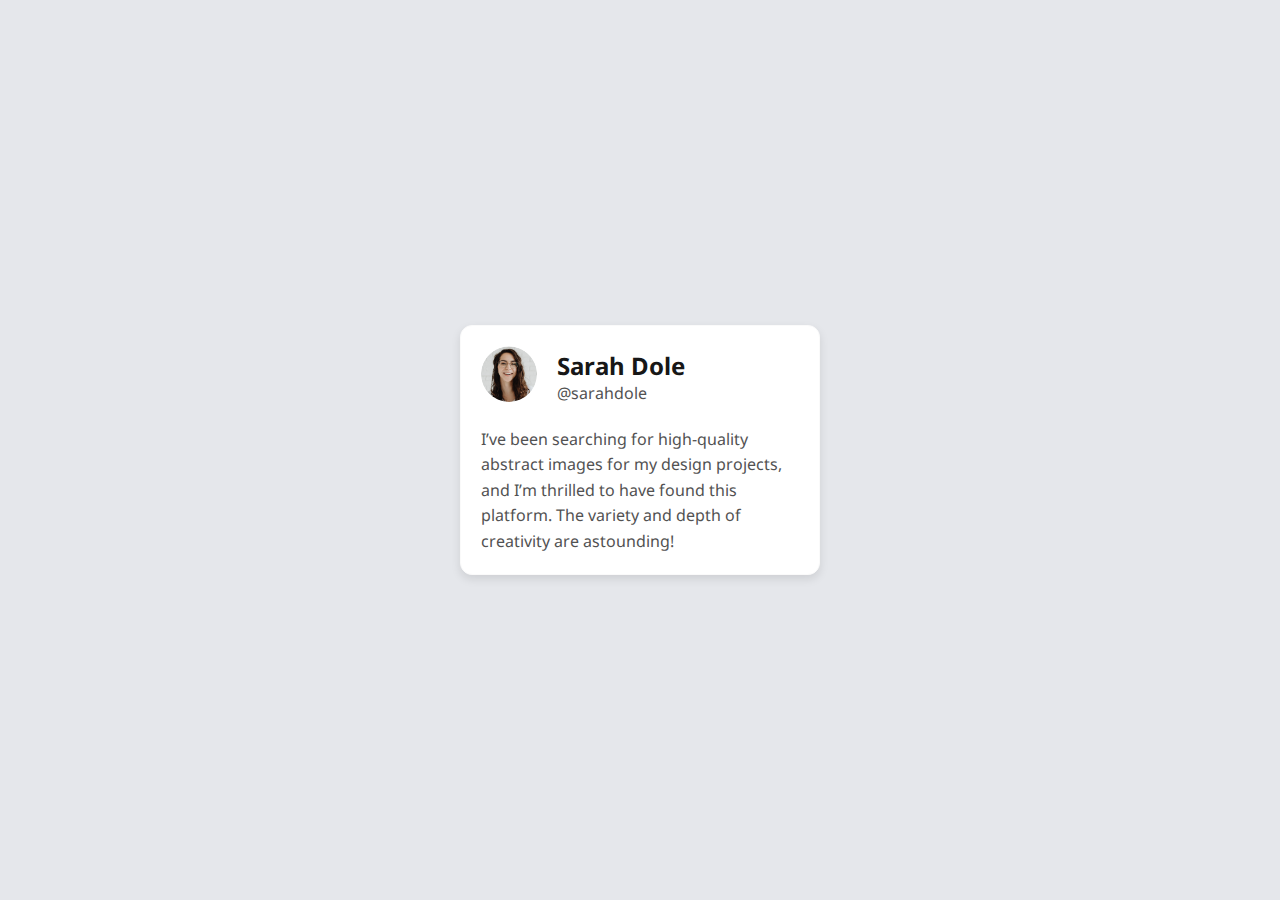
<file: index.html>
<!DOCTYPE html>
<html lang="en">

<head>
  <meta charset="utf-8" />
  <meta name="viewport" content="width=device-width, initial-scale=1" />
  <title>Testimonial Card</title>
  <link href="https://fonts.googleapis.com/css2?family=Noto+Sans:wght@300;400;500;700&display=swap" rel="stylesheet" />
  <link rel="stylesheet" href="css/style.css" />
  <link rel="icon" href="img/favicon.ico" sizes="any" />
</head>

<body>
  <main class="container">
    <article class="profile-card">
      <header class="profile-card__header">
        <div class="profile-card__avatar">
          <img src="./img/profile-thumbnail.png" alt="Avatar of Sarah Dole" aria-label="Sarah Dole avatar" />
        </div>
        <div class="profile-card__user-info">
          <h1 class="profile-card__username">Sarah Dole</h1>
          <p class="profile-card__handle">@sarahdole</p>
        </div>
      </header>
      <section class="profile-card__content">
        <p class="profile-card__text">
          I’ve been searching for high-quality abstract images for my design
          projects, and I’m thrilled to have found this platform. The variety
          and depth of creativity are astounding!
        </p>
      </section>
    </article>
  </main>
</body>

</html>
</file>
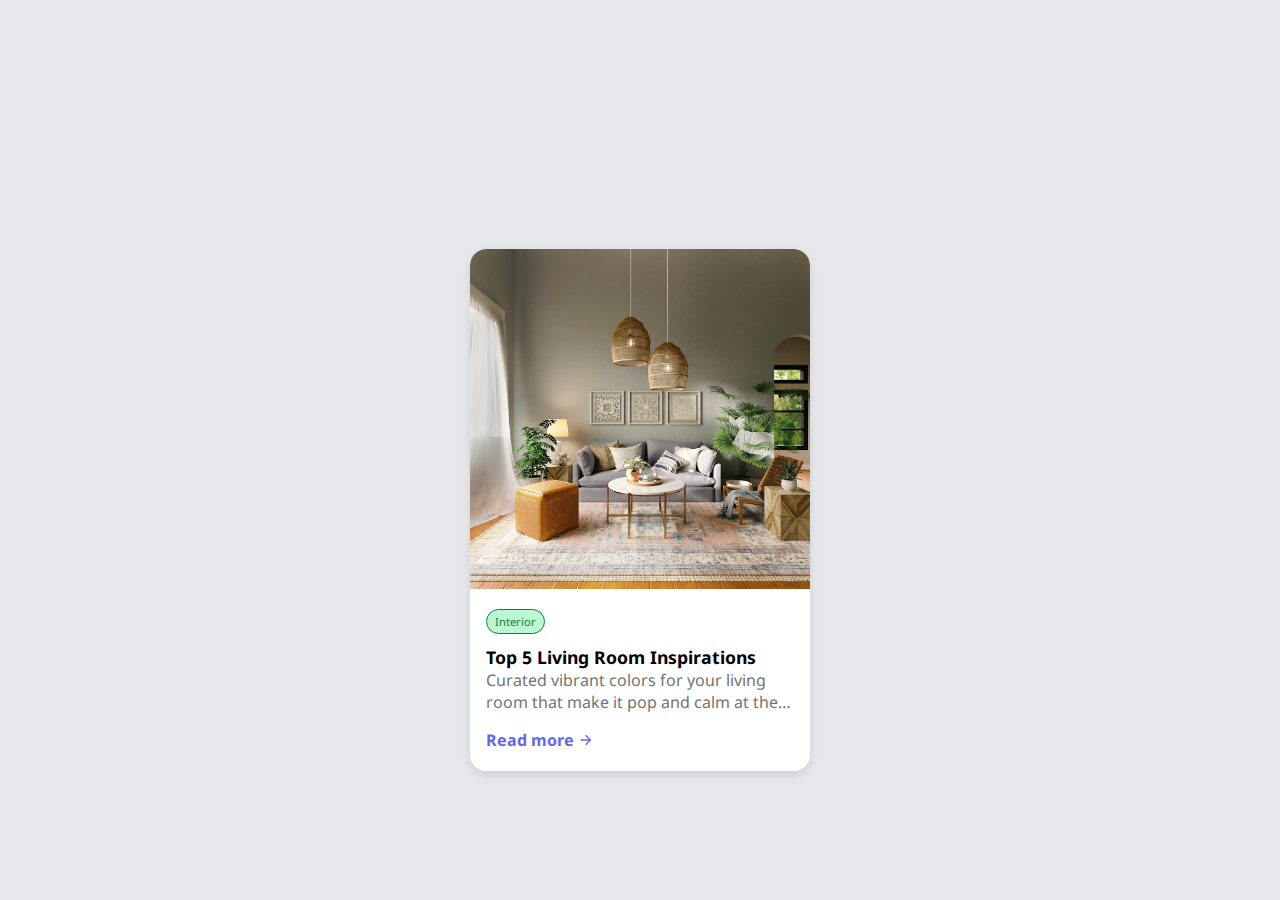
<file: blog-card/index.html>
<!DOCTYPE html>
<html lang="en">

<head>
  <meta charset="UTF-8">
  <meta name="viewport" content="width=device-width, initial-scale=1.0">
  <title>Blog Card</title>
  <link rel="preconnect" href="https://fonts.googleapis.com">
  <link rel="preconnect" href="https://fonts.gstatic.com" crossorigin>
  <link href="https://fonts.googleapis.com/css2?family=Noto+Sans:wght@100..900&display=swap" rel="stylesheet">
  <link rel="stylesheet" href="css/style.css">
  <link rel="icon" href="img/favicon.ico" sizes="any">
</head>

<body>
  <main class="container">
    <article class="card">
      <figure class="card__img">
        <img src="./img/spacejoy-YqFz7UMm8qE-unsplash.jpg" alt="Decorated Home">
      </figure>
      <div class="card__content">
        <span class="card__tag">Interior</span>
        <h1 class="card__heading">Top 5 Living Room Inspirations</h1>
        <p class="card__desc">
          Curated vibrant colors for your living room that make it pop and calm at the same time.
        </p>
        <a class="card__actions" href="#">
          Read more
          <svg xmlns="http://www.w3.org/2000/svg" viewBox="0 0 24 24" fill="currentColor" aria-hidden="true">
            <path d="M16.1716 10.9999L10.8076 5.63589L12.2218 4.22168L20 11.9999L12.2218 19.778L10.8076 18.3638L16.1716 12.9999H4V10.9999H16.1716Z"/>
          </svg>
        </a>
      </div>
    </article>
  </main>
  
</body>

</html>
</file>
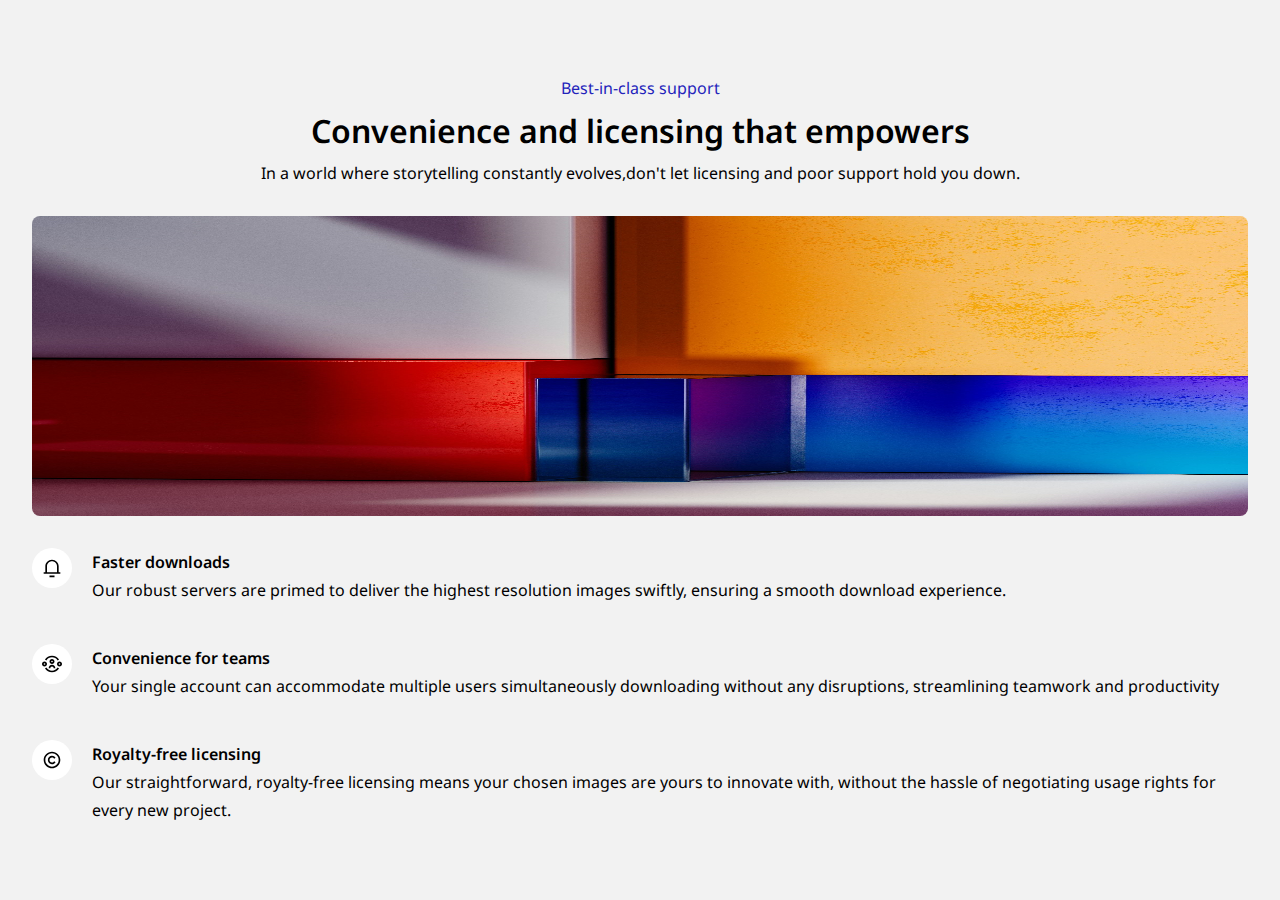
<file: features-section-side-image/index.html>
<!DOCTYPE html>
<html lang="en">

<head>
  <meta charset="utf-8" />
  <meta name="viewport" content="width=device-width, initial-scale=1" />
  <title>Hero Section | GreatFrontEnd Projects</title>
  <link rel="preconnect" href="https://fonts.googleapis.com" />
  <link rel="preconnect" href="https://fonts.gstatic.com" crossorigin />
  <link href="https://fonts.googleapis.com/css2?family=Noto+Sans:ital,wght@0,100..900;1,100..900&display=swap"
    rel="stylesheet" />
  <link rel="stylesheet" href="css/style.css" />

  <link rel="icon" href="img/favicon.ico" sizes="any" />
</head>

<body>
  <div class="container">
    <div class="feature-section">
      <div class="feature-section__header">
        <div class="feature-section__header__tag">Best-in-class support</div>
        <div class="feature-section__header__title">Convenience and licensing that empowers</div>
        <div class="feature-section__header__desc">In a world where storytelling constantly evolves,don't let licensing
          and poor support hold you down.</div>
      </div>
      <img class="feature-section__image" src="./img/unsplash:rAtzDB6hWrU_1.jpg" alt="Left featured image">
      <div class="feature-section__content">
        <div class="feature-section__content__item">
          <div class="feature-section__content__item__icon"><svg xmlns="http://www.w3.org/2000/svg" viewBox="0 0 24 24"
              fill="currentColor">
              <path
                d="M20 17H22V19H2V17H4V10C4 5.58172 7.58172 2 12 2C16.4183 2 20 5.58172 20 10V17ZM18 17V10C18 6.68629 15.3137 4 12 4C8.68629 4 6 6.68629 6 10V17H18ZM9 21H15V23H9V21Z">
              </path>
            </svg>
          </div>
          <div class="feature-section__content__item__content">
            <div class="feature-section__content__item__content__title">Faster downloads</div>
            <div class="feature-section__content__item__content__desc">Our robust servers are primed to deliver the
              highest
              resolution images swiftly, ensuring a smooth download experience.</div>
          </div>
        </div>
        <div class="feature-section__content__item">
          <div class="feature-section__content__item__icon">
            <svg xmlns="http://www.w3.org/2000/svg" viewBox="0 0 24 24" fill="currentColor">
              <path
                d="M5.23379 7.72989C6.65303 5.48625 9.15342 4 12.0002 4C14.847 4 17.3474 5.48625 18.7667 7.72989L20.4569 6.66071C18.6865 3.86199 15.5612 2 12.0002 2C8.43928 2 5.31393 3.86199 3.54356 6.66071L5.23379 7.72989ZM12.0002 20C9.15342 20 6.65303 18.5138 5.23379 16.2701L3.54356 17.3393C5.31393 20.138 8.43928 22 12.0002 22C15.5612 22 18.6865 20.138 20.4569 17.3393L18.7667 16.2701C17.3474 18.5138 14.847 20 12.0002 20ZM12 8C12.5523 8 13 8.44772 13 9C13 9.55228 12.5523 10 12 10C11.4477 10 11 9.55228 11 9C11 8.44772 11.4477 8 12 8ZM12 12C13.6569 12 15 10.6569 15 9C15 7.34315 13.6569 6 12 6C10.3431 6 9 7.34315 9 9C9 10.6569 10.3431 12 12 12ZM12 15C10.8954 15 10 15.8954 10 17H8C8 14.7909 9.79086 13 12 13C14.2091 13 16 14.7909 16 17H14C14 15.8954 13.1046 15 12 15ZM3 11C2.44772 11 2 11.4477 2 12C2 12.5523 2.44772 13 3 13C3.55228 13 4 12.5523 4 12C4 11.4477 3.55228 11 3 11ZM0 12C0 10.3431 1.34315 9 3 9C4.65685 9 6 10.3431 6 12C6 13.6569 4.65685 15 3 15C1.34315 15 0 13.6569 0 12ZM20 12C20 11.4477 20.4477 11 21 11C21.5523 11 22 11.4477 22 12C22 12.5523 21.5523 13 21 13C20.4477 13 20 12.5523 20 12ZM21 9C19.3431 9 18 10.3431 18 12C18 13.6569 19.3431 15 21 15C22.6569 15 24 13.6569 24 12C24 10.3431 22.6569 9 21 9Z">
              </path>
            </svg>
          </div>
          <div class="feature-section__content__item__content">
            <div class="feature-section__content__item__content__title">Convenience for teams</div>
            <div class="feature-section__content__item__content__desc">Your single account can accommodate multiple
              users
              simultaneously downloading without any disruptions, streamlining teamwork and productivity</div>
          </div>
        </div>
        <div class="feature-section__content__item">
          <div class="feature-section__content__item__icon">
            <svg xmlns="http://www.w3.org/2000/svg" viewBox="0 0 24 24" fill="currentColor">
              <path
                d="M16.2877 9.42773C15.413 7.97351 13.8195 7 12 7 9.23999 7 7 9.23999 7 12 7 14.76 9.23999 17 12 17 13.8195 17 15.413 16.0265 16.2877 14.5723L14.5729 13.5442C14.0483 14.4166 13.0927 15 12 15 10.3425 15 9 13.6575 9 12 9 10.3425 10.3425 9 12 9 13.093 9 14.0491 9.58386 14.5735 10.4568L16.2877 9.42773ZM22 12C22 6.47998 17.52 2 12 2 6.47998 2 2 6.47998 2 12 2 17.52 6.47998 22 12 22 17.52 22 22 17.52 22 12ZM4 12C4 7.57996 7.57996 4 12 4 16.42 4 20 7.57996 20 12 20 16.42 16.42 20 12 20 7.57996 20 4 16.42 4 12Z">
              </path>
            </svg>
          </div>
          <div class="feature-section__content__item__content">
            <div class="feature-section__content__item__content__title">Royalty-free licensing</div>
            <div class="feature-section__content__item__content__desc">Our straightforward, royalty-free licensing means
              your chosen
              images are yours to innovate with, without the hassle of negotiating usage rights for every new project.
            </div>
          </div>
        </div>
      </div>
    </div>
  </div>
  <!-- High quality images
    For designers, by designers
    Unleash boundless creativity with a large repository of images optimized for designers
    - 5K resolution support: All images boast a minimum resolution of 5K, ensuring crisp, crystal-clear quality.
    - From water to glass: We offer a wide array of abstractions, ranging from water to glass, and encompassing various styles including 3D and vector.
    - Portrait or landscape: Effortlessly adapt your images for any platform - whether it's a stunning wallpaper or captivating Instagram reels and stories. -->

  <script src="js/index.js"></script>
</body>

</html>
</file>
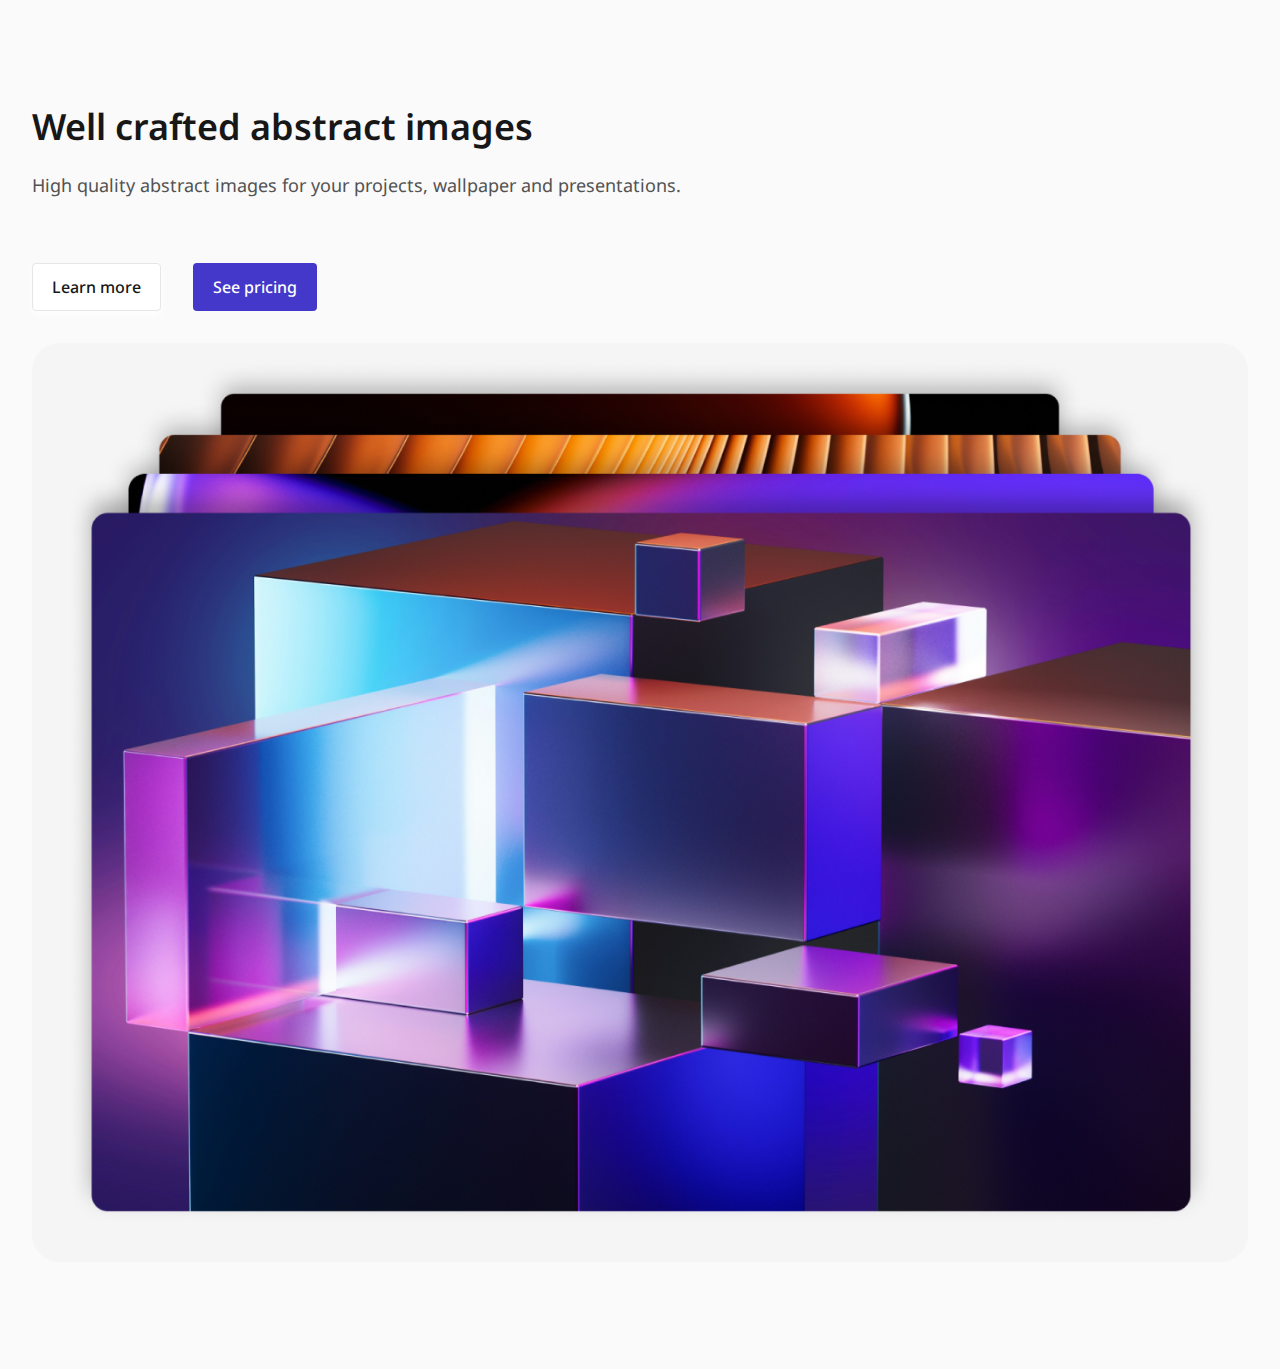
<file: hero section ( simple )/index.html>
<!DOCTYPE html>
<html lang="en">
<!-- [Delete this comment] This file is the main file for the challenge. For the most part, you should be editing this file. -->

<head>
  <meta charset="utf-8" />
  <meta name="viewport" content="width=device-width, initial-scale=1" />
  <title>Hero Section | GreatFrontEnd Projects</title>
  <link rel="preconnect" href="https://fonts.googleapis.com" />
  <link rel="preconnect" href="https://fonts.gstatic.com" crossorigin />
  <link href="https://fonts.googleapis.com/css2?family=Noto+Sans:ital,wght@0,100..900;1,100..900&display=swap"
    rel="stylesheet" />
  <link rel="stylesheet" href="css/style.css" />


  <link rel="icon" href="img/favicon.ico" sizes="any" />
  <style>
    /* You may write styles inside this <style> tag or within `css/style.css`. */
  </style>
</head>

<body>
  <div class="container">
    <div class="hero-section" aria-describedby="hero-section">
      <div class="hero-section__content">
        <div class="hero-section__content__header">
          <h1 class="hero-section__content_header__title">
            Well crafted abstract images
          </h1>
          <p class="hero-section__content_header__subtitle">
            High quality abstract images for your projects, wallpaper and presentations.
          </p>
        </div>
        <div class="hero-section__content__actions">
          <div class="hero-section__content__actions_btn">
            <button class="btn btn--secondary btn--size-xl-2xl" type="button">Learn more</button>
          </div>
          <div class="hero-section__content__actions_btn">
            <button class="btn btn--primary  btn--size-xl-2xl" type="button">See pricing</button>
          </div>
        </div>
      </div>
      <img src="./img/prism.png" alt="Banner image for hero section" class="hero-section__banner" />
    </div>
  </div>

  <script src="js/index.js"></script>
</body>

</html>
</file>
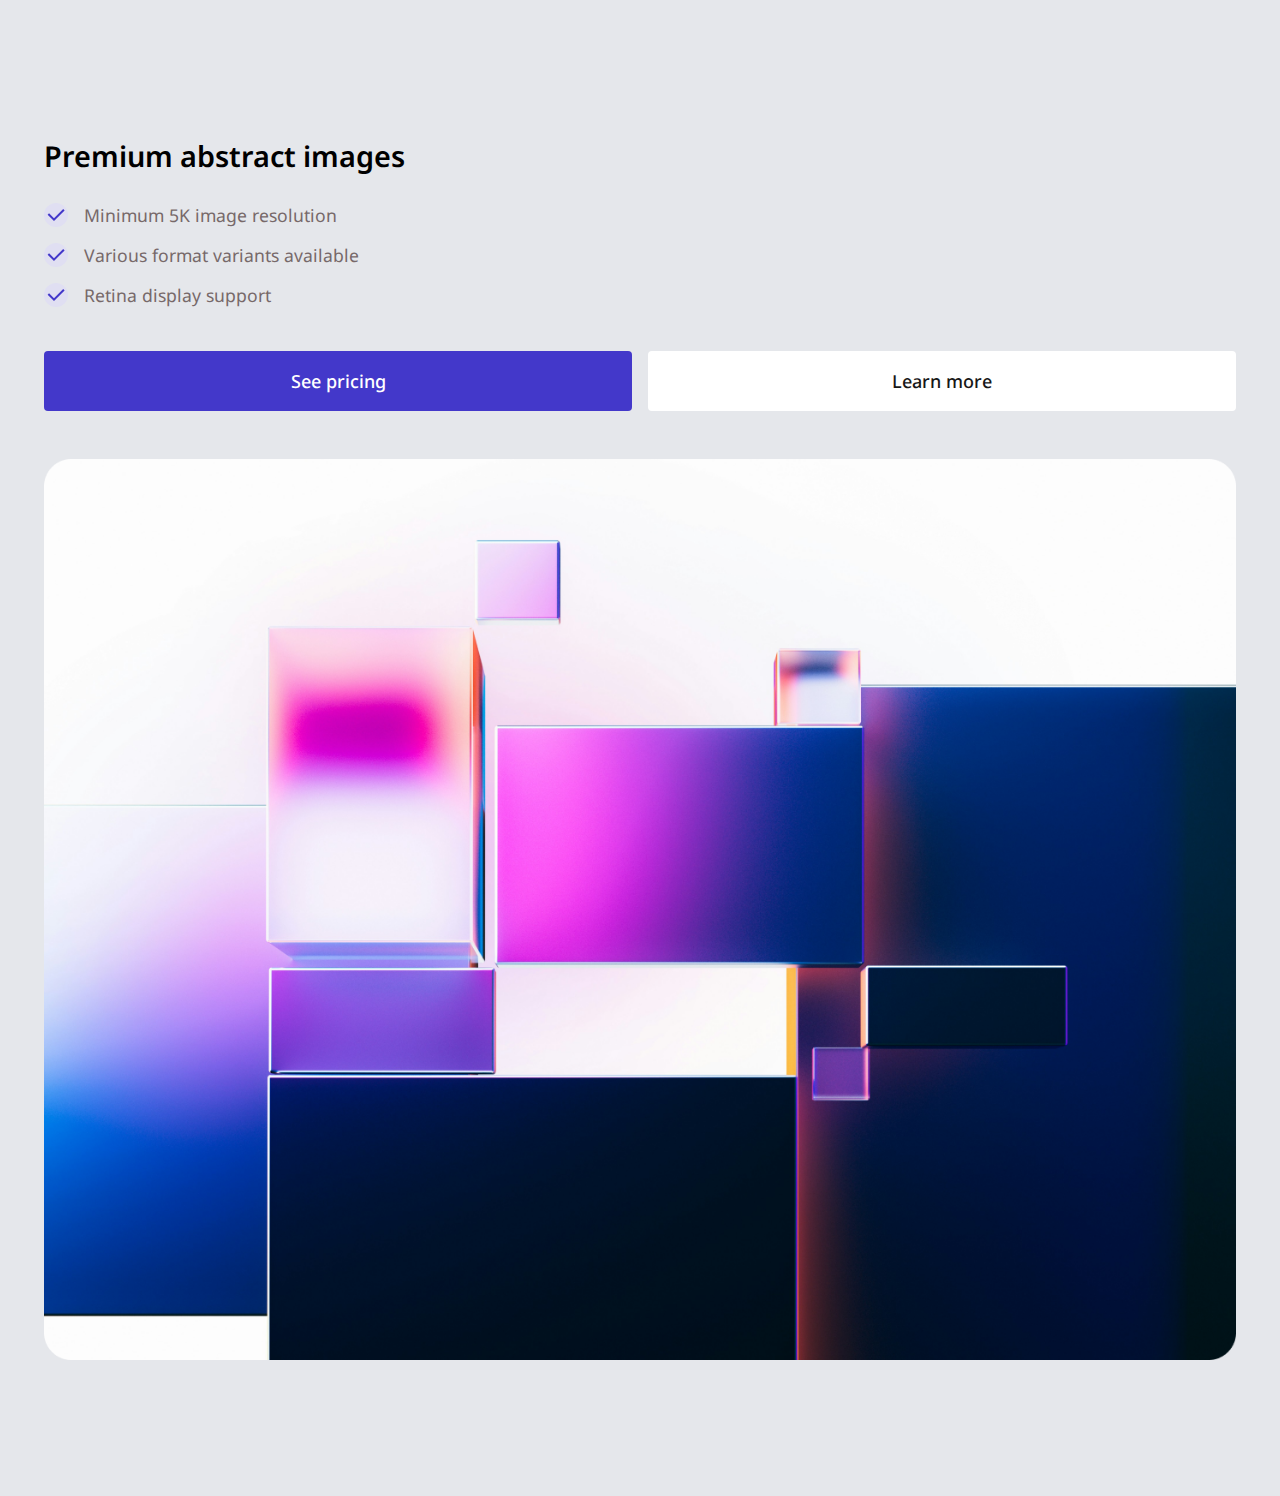
<file: hero-section-feature-bullets/index.html>
<!DOCTYPE html>
<html lang="en">
<!-- [Delete this comment] This file is the main file for the challenge. For the most part, you should be editing this file. -->

<head>
  <meta charset="utf-8" />
  <meta name="viewport" content="width=device-width, initial-scale=1" />
  <title>Hero Section | GreatFrontEnd Projects</title>
  <link rel="preconnect" href="https://fonts.googleapis.com" />
  <link rel="preconnect" href="https://fonts.gstatic.com" crossorigin />
  <link href="https://fonts.googleapis.com/css2?family=Noto+Sans:ital,wght@0,100..900;1,100..900&display=swap"
    rel="stylesheet" />
  <link rel="stylesheet" href="css/style.css" />

  <link rel="icon" href="img/favicon.ico" sizes="any" />
</head>

<body>
  <div class="container">
    <div class="hero-section">
      <div class="hero-section__content">
        <div class="hero-section__content__header">
          Premium abstract images
        </div>
        <div class="hero-section__content__feature">
          <div class="hero-section__content__feature__item">
            <div class="hero-section__content__feature__item__icon">
              <svg xmlns="http://www.w3.org/2000/svg" viewBox="0 0 24 24" fill="currentColor">
                <path
                  d="M9.9997 15.1709L19.1921 5.97852L20.6063 7.39273L9.9997 17.9993L3.63574 11.6354L5.04996 10.2212L9.9997 15.1709Z">
                </path>
              </svg>
            </div>
            <div class="hero-section__content__feature__item_text">Minimum 5K image resolution</div>
          </div>
          <div class="hero-section__content__feature__item">
            <div class="hero-section__content__feature__item__icon">
              <svg xmlns="http://www.w3.org/2000/svg" viewBox="0 0 24 24" fill="currentColor">
                <path
                  d="M9.9997 15.1709L19.1921 5.97852L20.6063 7.39273L9.9997 17.9993L3.63574 11.6354L5.04996 10.2212L9.9997 15.1709Z">
                </path>
              </svg>
            </div>
            <div class="hero-section__content__feature__item_text">Various format variants available</div>
          </div>
          <div class="hero-section__content__feature__item">
            <div class="hero-section__content__feature__item__icon">
              <svg xmlns="http://www.w3.org/2000/svg" viewBox="0 0 24 24" fill="currentColor">
                <path
                  d="M9.9997 15.1709L19.1921 5.97852L20.6063 7.39273L9.9997 17.9993L3.63574 11.6354L5.04996 10.2212L9.9997 15.1709Z">
                </path>
              </svg>
            </div>
            <div class="hero-section__content__feature__item_text">Retina display support</div>
          </div>
          <div class=""></div>
        </div>
        <div class="hero-section__content__actions">
          <div class="hero-section__content__actions__btn">
            <button class="btn btn--primary btn--size-xl-2xl" type="button">See pricing</button>
          </div>
          <div class="hero-section__content__actions__btn">
            <button class="btn btn--secondary btn--size-xl-2xl" type="button">Learn more</button>
          </div>
        </div>
      </div>
      <img class="hero-section__banner" src="./img/prism.png" alt="Hero section banner image">
    </div>
  </div>

  <script src="js/index.js"></script>
</body>

</html>
</file>
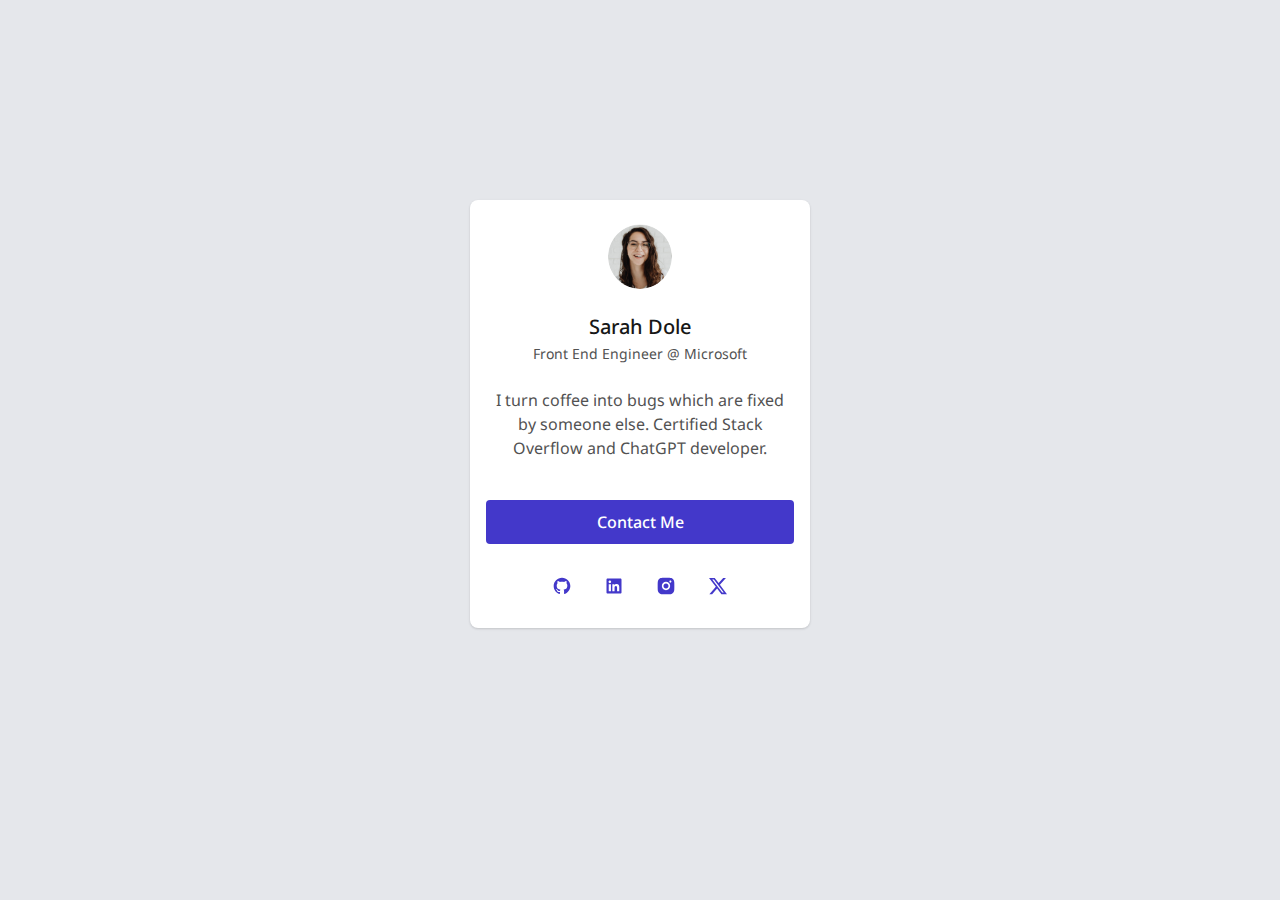
<file: profile-card/index.html>
<!DOCTYPE html>
<html lang="en">
<!-- [Delete this comment] This file is the main file for the challenge. For the most part, you should be editing this file. -->

<head>
  <meta charset="utf-8" />
  <meta name="viewport" content="width=device-width, initial-scale=1" />
  <title>GreatFrontEnd Projects</title>
  <link rel="preconnect" href="https://fonts.googleapis.com" />
  <link rel="preconnect" href="https://fonts.gstatic.com" crossorigin />
  <link href="https://fonts.googleapis.com/css2?family=Noto+Sans:ital,wght@0,100..900;1,100..900&display=swap"
    rel="stylesheet" />
  <link rel="stylesheet" href="css/style.css" />


  <link rel="icon" href="img/favicon.ico" sizes="any" />
  <style>
    /* You may write styles inside this <style> tag or within `css/style.css`. */
  </style>
</head>

<body>
  <div class="container">
    <div class="profile-card">
      <div class="profile-card__author">
        <img src="./img/profile.png" alt="Sarah Dole's profile pic" class="profile-card__author__image">
        <div class="profile-card__author__metadata">
          <div class="profile-card__author__metadata__name">Sarah Dole</div>
          <div class="profile-card__author__metadata__designation">Front End Engineer @ Microsoft</div>
        </div>
        <div class="profile-card__author__bio">
          I turn coffee into bugs which are fixed by someone else. Certified Stack
          Overflow
          and
          ChatGPT developer.
        </div>
      </div>
      <div class="profile-card__author__actions">
        <button class="btn btn--size-lg btn--primary" type="button">Contact Me</button>
        <div class="profile-card__actions_socials">
          <a aria-label="Link to Github profile" href="https://github.com" target="_blank" class="social-btn">
            <svg aria-hidden="true" width="20" height="20" viewBox="0 0 20 20" fill="none"
              xmlns="http://www.w3.org/2000/svg">
              <path
                d="M10.0008 1.66666C5.39665 1.66666 1.66748 5.39583 1.66748 10C1.66748 13.6875 4.0529 16.8021 7.3654 17.9062C7.78206 17.9792 7.93831 17.7292 7.93831 17.5104C7.93831 17.3125 7.9279 16.6562 7.9279 15.9583C5.83415 16.3437 5.29248 15.4479 5.12581 14.9792C5.03206 14.7396 4.62581 14 4.27165 13.8021C3.97998 13.6458 3.56331 13.2604 4.26123 13.25C4.91748 13.2396 5.38623 13.8542 5.54248 14.1042C6.29248 15.3646 7.4904 15.0104 7.96956 14.7917C8.04248 14.25 8.26123 13.8854 8.50083 13.6771C6.64665 13.4687 4.70915 12.75 4.70915 9.5625C4.70915 8.65625 5.03206 7.90625 5.56331 7.32291C5.47998 7.11458 5.18831 6.26041 5.64665 5.11458C5.64665 5.11458 6.34456 4.89583 7.93831 5.96875C8.605 5.78125 9.31333 5.6875 10.0217 5.6875C10.73 5.6875 11.4383 5.78125 12.105 5.96875C13.6987 4.88541 14.3967 5.11458 14.3967 5.11458C14.855 6.26041 14.5633 7.11458 14.48 7.32291C15.0112 7.90625 15.3342 8.64583 15.3342 9.5625C15.3342 12.7604 13.3862 13.4687 11.5321 13.6771C11.8342 13.9375 12.0946 14.4375 12.0946 15.2187C12.0946 16.3333 12.0842 17.2292 12.0842 17.5104C12.0842 17.7292 12.2404 17.9896 12.6571 17.9062C16.0492 16.7611 18.3332 13.5802 18.3342 10C18.3342 5.39583 14.605 1.66666 10.0008 1.66666Z"
                fill="currentColor" />
            </svg>
          </a>
          <a aria-label="Link to LinkedIn profile" href="https://github.com" target="_blank" class="social-btn">
            <svg aria-hidden="true" width="20" height="20" viewBox="0 0 20 20" fill="none"
              xmlns="http://www.w3.org/2000/svg">
              <path
                d="M15.2802 15.2825H13.0589V11.8018C13.0589 10.9718 13.0421 9.90375 11.9014 9.90375C10.7433 9.90375 10.5664 10.8069 10.5664 11.7406V15.2825H8.34517V8.125H10.4789V9.10058H10.5077C10.8058 8.53808 11.5308 7.94437 12.6139 7.94437C14.8646 7.94437 15.2808 9.42567 15.2808 11.3538L15.2802 15.2825ZM5.83645 7.14562C5.12145 7.14562 4.54707 6.56687 4.54707 5.855C4.54707 5.14375 5.12207 4.56563 5.83645 4.56563C6.54895 4.56563 7.12645 5.14375 7.12645 5.855C7.12645 6.56687 6.54832 7.14562 5.83645 7.14562ZM6.9502 15.2825H4.7227V8.125H6.9502V15.2825ZM16.3914 2.5H3.6077C2.99582 2.5 2.50082 2.98375 2.50082 3.58063V16.4194C2.50082 17.0168 2.99582 17.5 3.6077 17.5H16.3896C17.0008 17.5 17.5008 17.0168 17.5008 16.4194V3.58063C17.5008 2.98375 17.0008 2.5 16.3896 2.5H16.3914Z"
                fill="currentColor" />
            </svg>
          </a>
          <a aria-label="Link to Intagram profile" href="https://github.com" target="_blank" class="social-btn">
            <svg aria-hidden="true" width="20" height="20" viewBox="0 0 20 20" fill="none"
              xmlns="http://www.w3.org/2000/svg">
              <path
                d="M10.8567 1.66748C11.7946 1.66903 12.2698 1.67399 12.6805 1.68621L12.8422 1.69151C13.0291 1.69815 13.2134 1.70648 13.4357 1.7169C14.3224 1.75786 14.9273 1.89815 15.4586 2.1044C16.0078 2.3162 16.4717 2.60231 16.9349 3.06551C17.3974 3.5287 17.6836 3.99398 17.8961 4.5419C18.1016 5.07245 18.2419 5.67801 18.2836 6.56481C18.2935 6.78703 18.3015 6.97136 18.3081 7.15824L18.3133 7.31997C18.3255 7.7306 18.3311 8.20591 18.3328 9.14375L18.3335 9.76516C18.3336 9.84108 18.3336 9.91942 18.3336 10.0002L18.3335 10.2353L18.333 10.8567C18.3314 11.7946 18.3265 12.2698 18.3142 12.6805L18.3089 12.8422C18.3023 13.0291 18.294 13.2134 18.2836 13.4357C18.2426 14.3224 18.1016 14.9273 17.8961 15.4586C17.6842 16.0078 17.3974 16.4717 16.9349 16.9349C16.4717 17.3974 16.0057 17.6836 15.4586 17.8961C14.9273 18.1016 14.3224 18.2419 13.4357 18.2836C13.2134 18.2935 13.0291 18.3015 12.8422 18.3081L12.6805 18.3133C12.2698 18.3255 11.7946 18.3311 10.8567 18.3328L10.2353 18.3335C10.1594 18.3336 10.0811 18.3336 10.0002 18.3336L9.76516 18.3335L9.14375 18.333C8.20591 18.3314 7.7306 18.3265 7.31997 18.3142L7.15824 18.3089C6.97136 18.3023 6.78703 18.294 6.56481 18.2836C5.67801 18.2426 5.07384 18.1016 4.5419 17.8961C3.99328 17.6842 3.5287 17.3974 3.06551 16.9349C2.60231 16.4717 2.3169 16.0057 2.1044 15.4586C1.89815 14.9273 1.75856 14.3224 1.7169 13.4357C1.707 13.2134 1.69892 13.0291 1.69238 12.8422L1.68714 12.6805C1.67495 12.2698 1.66939 11.7946 1.66759 10.8567L1.66748 9.14375C1.66903 8.20591 1.67399 7.7306 1.68621 7.31997L1.69151 7.15824C1.69815 6.97136 1.70648 6.78703 1.7169 6.56481C1.75786 5.67731 1.89815 5.07315 2.1044 4.5419C2.3162 3.99328 2.60231 3.5287 3.06551 3.06551C3.5287 2.60231 3.99398 2.3169 4.5419 2.1044C5.07315 1.89815 5.67731 1.75856 6.56481 1.7169C6.78703 1.707 6.97136 1.69892 7.15824 1.69238L7.31997 1.68714C7.7306 1.67495 8.20591 1.66939 9.14375 1.66759L10.8567 1.66748ZM10.0002 5.83356C7.69781 5.83356 5.83356 7.69984 5.83356 10.0002C5.83356 12.3027 7.69984 14.1669 10.0002 14.1669C12.3027 14.1669 14.1669 12.3006 14.1669 10.0002C14.1669 7.69781 12.3006 5.83356 10.0002 5.83356ZM10.0002 7.50023C11.381 7.50023 12.5002 8.61908 12.5002 10.0002C12.5002 11.381 11.3813 12.5002 10.0002 12.5002C8.6195 12.5002 7.50023 11.3813 7.50023 10.0002C7.50023 8.6195 8.61908 7.50023 10.0002 7.50023ZM14.3752 4.58356C13.8008 4.58356 13.3336 5.05015 13.3336 5.62452C13.3336 6.19889 13.8002 6.6662 14.3752 6.6662C14.9496 6.6662 15.4169 6.19961 15.4169 5.62452C15.4169 5.05015 14.9488 4.58284 14.3752 4.58356Z"
                fill="currentColor" />
            </svg>
          </a>
          <a aria-label="Link to Twitter profile" href="https://github.com" target="_blank" class="social-btn">
            <svg aria-hidden="true" width="20" height="20" viewBox="0 0 20 20" fill="none"
              xmlns="http://www.w3.org/2000/svg">
              <path
                d="M15.1707 1.875H17.9273L11.9048 8.75833L18.9898 18.125H13.4423L9.09733 12.4442L4.12569 18.125H1.36736L7.80903 10.7625L1.01236 1.875H6.70069L10.6282 7.0675L15.1707 1.875ZM14.2032 16.475H15.7307L5.87069 3.43833H4.23153L14.2032 16.475Z"
                fill="currentColor" />
            </svg>
          </a>
        </div>
      </div>

    </div>
  </div>
  <script src="js/index.js"></script>
</body>

</html>
</file>
<file: css/style.css>
:root {
    --avatar-size: 56px;

    --color-primary: #171717;
    --color-secondary: #525252;

    --bg-primary: #fff;
    --bg-secondary: #e5e7eb;
    --bg-tertiary: #fafafa;

    --shadow: rgba(0, 0, 0, 0.1);
}

*,
*::before,
*::after {
    margin: 0;
    padding: 0;
    box-sizing: border-box;
}

html,
body {
    height: 100%;
    font-family: "Noto Sans", sans-serif;
    background-color: var(--bg-secondary);
    color: var(--color-primary);
}

.container {
    display: flex;
    justify-content: center;
    align-items: center;

    padding: 16px;
    min-height: 100vh;
}

.profile-card {
    display: flex;
    flex-direction: column;

    max-width: 360px;
    padding: 20px;
    background-color: var(--bg-primary);
    border: 1px solid var(--bg-tertiary);
    border-radius: 12px;
    box-shadow: 0 4px 10px var(--shadow);
}

.profile-card__header {
    display: flex;
    align-items: center;
    gap: 20px;
}

.profile-card__avatar img {
    width: var(--avatar-size);
    height: var(--avatar-size);
    border-radius: 50%;
}

.profile-card__user-info {
    display: flex;
    flex-direction: column;
}

.profile-card__username {
    font-size: 1.5rem;
    font-weight: 700;
    color: var(--color-primary);
}

.profile-card__handle {
    font-size: 1rem;
    color: var(--color-secondary);
}

.profile-card__content {
    margin-top: 20px;
}

.profile-card__text {
    font-size: 1rem;
    line-height: 1.6;
    color: var(--color-secondary);
}
</file>
<file: blog-card/css/style.css>
*,
*::before,
*::after {
  margin: 0;
  padding: 0;
  box-sizing: border-box;
}

body {
  margin: 0;
  font-family: "Noto Sans", system-ui, -apple-system, BlinkMacSystemFont, "Segoe UI", Roboto, Oxygen, Ubuntu, Cantarell, "Open Sans", "Helvetica Neue", sans-serif;
  min-height: 100vh;
  background-color: #e5e7eb;
  -webkit-font-smoothing: antialiased;
  -moz-osx-font-smoothing: grayscale;
  text-rendering: optimizeLegibility;
}

.container {
  display: flex;
  justify-content: center;
  align-items: center;
  min-height: 100vh;
}

.card {
  width: 340px;
  margin-top: 120px;
  border-radius: 16px;
  background-color: #fff;
  box-shadow: 0 4px 8px rgba(0, 0, 0, 0.1);
  overflow: hidden;
}

.card__img {
  margin: 0;
  padding: 0;
}

.card__img img {
  width: 100%;
  border-radius: 16px 16px 0 0;
  display: block;
}

.card__content {
  padding: 20px 16px;
}

.card__tag {
  font-size: 0.7rem;
  display: inline-block;
  color: #15803d;
  background-color: #bbf7d0;
  border: 1px solid #15803d;
  padding: 4px 8px;
  border-radius: 16px;
}

.card__heading {
  font-size: 1.1rem;
  margin-top: 0.7rem;
  display: -webkit-box;
  -webkit-box-orient: vertical;
  -webkit-line-clamp: 1;
  overflow: hidden;
}

.card__desc {
  font-size: 1rem;
  margin: 0 0 16px;
  color: #737373;
  display: -webkit-box;
  -webkit-box-orient: vertical;
  -webkit-line-clamp: 2;
  overflow: hidden;
}

.card__actions {
  display: inline-flex;
  align-items: center;
  color: #6366f1;
  text-decoration: none;
  font-weight: bold;
}

.card__actions svg {
  margin-left: 4px;
  width: 16px;
  height: 16px;
}

.card__actions:hover {
  text-decoration: underline;
}

.card__actions:hover {
  text-decoration: underline;
  font-size: 4px;
}
</file>
<file: features-section-side-image/css/style.css>
/* Put any custom CSS styles here.  */
/* Be sure to delete the <style> tag in index.html if you want to use this stylesheet. */
body {
  margin: 0;
  font-family: "Noto Sans", system-ui, -apple-system, BlinkMacSystemFont,
    "Segoe UI", Roboto, Oxygen, Ubuntu, Cantarell, "Open Sans", "Helvetica Neue",
    sans-serif;
  min-height: 100vh;
  background-color: #f2f2f2;
}

*,
*::before,
*::after {
  box-sizing: border-box;
  margin: 0;
  padding: 0;
}

.container {
  display: flex;
  justify-content: center;
  align-items: center;
  min-height: 100vh;
}

.feature-section {
  display: grid;
  grid-template-columns: repeat(4, minmax(0, 1fr));
  column-gap: 16px;
  row-gap: 32px;
  padding: 16px;
  max-width: 1280px;
}

.feature-section__header,
.feature-section__image,
.feature-section__content {
  grid-column: span 4 / span 4;
}

.feature-section__header {
  display: flex;
  flex-direction: column;
  gap: 10px;
  text-align: center;
}

.feature-section__header__tag {
  color: rgb(36, 36, 187);
}

.feature-section__header__title {
  font-weight: 600;
  font-size: 32px;
}

.feature-section__content {
  display: flex;
  flex-direction: column;
  gap: 40px;
}

.feature-section__content__item {
  display: flex;
  flex-direction: row;
  gap: 20px;
}

.feature-section__content__item__icon {
  width: 40px;
  height: 40px;
  padding: 10px;
  background-color: #fff;
  border-radius: 50%;
}

.feature-section__content__item__content {
  flex: 1 1 0%;
  display: flex;
  flex-direction: column;
}

.feature-section__content__item__content__title {
  font-weight: 600;
  line-height: 28px;
}

.feature-section__content__item__content__desc {
  font-weight: 400;
  line-height: 28px;
}

.feature-section__image {
  width: 100%;
  height: 300px;
  border-radius: 8px;
}

@media screen and (min-width: 768px) {
  .feature-section {
    display: grid;
    grid-template-columns: repeat(6, minmax(0, 1fr));
    column-gap: 32px;
    padding: 32px;
  }

  .feature-section__header,
  .feature-section__image,
  .feature-section__content {
    grid-column: span 6 / span 6;
  }
}


@media screen and (min-width: 1440px) {
  .feature-section {
    display: grid;
    grid-template-columns: repeat(12, minmax(0, 1fr));
    column-gap: 32px;
    padding: 32px;
  }

  .feature-section__image {
    width: 100%;
    height: 300px;
    border-radius: 8px;
  }

  .feature-section__header {
    grid-column: span 12;
  }

  .feature-section__image {
    grid-column: span 5;
  }

  .feature-section__content {
    grid-column: span 7;
  }
}
</file>
<file: hero section ( simple )/css/style.css>
*,
*::before,
*::after {
  margin: 0;
  padding: 0;
  box-sizing: border-box;
}

body {
  font-family: "Noto Sans", system-ui, -apple-system, BlinkMacSystemFont,
    "Segoe UI", Roboto, Oxygen, Ubuntu, Cantarell, "Open Sans", "Helvetica Neue",
    sans-serif;
  --webkit-font-smoothing: antialiased;
  -moz-osx-font-smoothing: grayscale;
  text-rendering: optimizeLegibility;

  min-height: 100vh;
  background-color: #fafafa;
}

.container {
  min-height: 100vh;
  padding: 16px;
  max-width: 1440px;
  margin: 0 auto;
}

.hero-section {
  border-radius: 6px;
  padding: 104px 12px;

  display: grid;
  grid-template-columns: repeat(4, minmax(0, 1fr));
  gap: 32px;
  grid-row-gap: 48px;
}

.hero-section__content,
.hero-section__banner {
  grid-column: span 4/ span 4;
}


.hero-section__content {
  display: flex;
  flex-direction: column;
  justify-content: center;
  gap: 32px;
}

.hero-section__content__header {
  display: flex;
  flex-direction: column;
  gap: 16px;
}

.hero-section__content_header__title {
  font-weight: 600;
  font-size: 36px;
  line-height: 40px;
  color: #171717;
}


.hero-section__content_header__subtitle {
  font-weight: 400;
  font-size: 18px;
  line-height: 28px;
  color: #525252;
}

.hero-section__content__actions {
  display: flex;
  justify-content: space-between;
  gap: 16px;
}

.btn {
  display: inline-flex;
  align-items: center;
  justify-content: center;
  border-radius: 4px;
  font-weight: 500;
  border: none;
  background: none;
  outline: inherit;
  padding: 0;
  cursor: pointer;
  font-family: inherit;
  width: 100%;
}

.btn--size-xl-2xl {
  height: 48px;
  padding: 12px 20px;

  font-size: 16px;
  line-height: 24px;
}

.btn--secondary.btn--size-xl-2xl {
  padding: 11px 19px;
}

.btn--primary {
  background-color: #4338ca;
  color: white;
}

.btn--secondary {
  background-color: #fff;
  border: 0.5px solid #e6e6e6;
  box-shadow: 0 4px 10px #fff;
  color: #171717;
}

.hero-section__content__actions__btn {
  flex: 1 1 0%;
}

.hero-section__banner {
  width: 100%;
}


@media screen and (min-width: 768px) {
  .hero-section {
    padding: 91px 16px;

    grid-template-columns: repeat(6, minmax(0, 1fr));
    grid-row-gap: 32px;
  }

  .hero-section__content,
  .hero-section__banner {
    grid-column: span 6 / span 6;
  }

  .hero-section__content {
    gap: 64px;
  }

  .hero-section__content__header {
    gap: 24px;
  }

  .hero-section__content__header__title {
    font-size: 48px;
    line-height: 48px;
  }

  .hero-section__content__header__subtitle {
    font-size: 20px;
    line-height: 28px;
  }

  .hero-section__content__actions {
    justify-content: flex-start;
    gap: 32px;
  }

  .button--size-xl-2xl {
    height: 60px;
    padding: 16px 24px;

    font-size: 18px;
    line-height: 28px;
  }

  .button--secondary.button--size-xl-2xl {
    padding: 11px 19px;
  }

  .hero-section__content__actions__btn {
    width: 213px;
    flex: none;
  }
}

@media screen and (min-width: 1440px) {
  .hero-section {
    padding: 105px 96px;

    grid-template-columns: repeat(12, minmax(0, 1fr));
  }

  .hero-section__content {
    grid-column: span 5 / span 5;
  }

  .hero-section__banner {
    grid-column: span 7 / span 7;
  }

  .hero-section__content__header__title {
    font-size: 60px;
    line-height: 60px;
  }

  .hero-section__content__actions__btn {
    width: 175.5px;
    flex: none;
  }
}
</file>
<file: hero-section-feature-bullets/css/style.css>
/* Put any custom CSS styles here.  */
/* Be sure to delete the <style> tag in index.html if you want to use this stylesheet. */
body {
  margin: 0;
  font-family: "Noto Sans", system-ui, -apple-system, BlinkMacSystemFont,
    "Segoe UI", Roboto, Oxygen, Ubuntu, Cantarell, "Open Sans", "Helvetica Neue",
    sans-serif;
  background-color: #e5e7eb;
}

*,
*::before,
*::after {
  margin: 0;
  padding: 0;
  box-sizing: border-box;
}

.container {
  max-width: 1280px;
  margin: 0 auto;
  padding: 16px; 
  min-height: 100vh;
}

.hero-section {
  display: grid;
  grid-template-columns: repeat(4, minmax(0, 1fr));
  gap: 32px;
  grid-row-gap: 48px;
  padding: 104px 12px;
}

.hero-section__content,
.hero-section__banner {
  grid-column: span 4 / span 4;

  display: flex;
  flex-direction: column;
  gap: 28px;
}

.hero-section__content__header {
  font-size: 1.8rem;
  font-weight: 600;
}

.hero-section__content__feature {
  display: flex;
  flex-direction: column;
  gap: 16px;
}

.hero-section__content__feature__item {
  display: flex;
  align-items: center;
  gap: 16px;
}

.hero-section__content__feature__item__icon {
  width: 24px;
  height: 24px;
  color: #4338ca;
  background-color: #e0dff2;
  border-radius: 50%;
}

.hero-section__content__feature__item_text {
  font-size: 1.1rem;
  line-height: 24px;
  font-weight: 400;
  color: rgb(119, 105, 105);
}


.hero-section__content__actions {
  display: flex;
  justify-content: space-between;
  gap: 16px;
}

.hero-section__content__actions__btn {
  width: 213px;
  flex: 1 1 0%;
}

.btn {
  display: inline-flex;
  align-items: center;
  justify-content: center;
  border-radius: 4px;
  font-weight: 500;
  border: none;
  background: none;
  outline: inherit;
  padding: 0;
  cursor: pointer;
  font-family: inherit;
  width: 100%;
}

.btn--primary {
  background-color: #4338ca;
  color: white;
}

.btn--secondary {
  background-color: #fff;
  color: #171717;
}

.btn--size-xl-2xl {
  height: 60px;
  padding: 16px 24px;

  font-size: 18px;
  line-height: 28px;
}

.btn--secondary.btn--size-xl-2xl {
  padding: 11px 19px;
}


.hero-section__banner {
  width: 100%;
}


@media screen and (min-width: 768px) {
  .container {
    padding: 32px;
  }
  .hero-section {
    grid-template-columns: repeat(6, minmax(0, 1fr));
    column-gap: 32px;
  }

  .hero-section__content,
  .hero-section__banner {
    grid-column: span 6 / span 6;
  }
}

@media screen and (min-width: 1440px) {
  .container {
    padding: 32px;
  }

  .hero-section {
    grid-template-columns: repeat(12, minmax(0, 1fr));
    column-gap: 32px;
  }
  
  .hero-section__content {
    grid-column: span 5 / span 5;
  }

  .hero-section__banner {
    grid-column: span 7 / span 7;
  }
}
</file>
<file: profile-card/css/style.css>
/* Put any custom CSS styles here.  */
/* Be sure to delete the <style> tag in index.html if you want to use this stylesheet. */
body {
  margin: 0;
  font-family: "Noto Sans", system-ui, -apple-system, BlinkMacSystemFont,
    "Segoe UI", Roboto, Oxygen, Ubuntu, Cantarell, "Open Sans", "Helvetica Neue",
    sans-serif;
  min-height: 100vh;
  background-color: #e5e7eb;

  -webkit-font-smoothing: antialiased;
  -moz-osx-font-smoothing: grayscale;
  text-rendering: optimizeLegibility;
}

*,
*::before,
*::after {
  margin: 0;
  padding: 0;
  box-sizing: border-box;
}

.container {
  display: flex;
  justify-content: center;
  padding-top: 200px;
}


.profile-card {
  display: flex;
  flex-direction: column;
  align-items: center;
  padding: 24px 16px;
  gap: 40px;

  width: 340px;
  
  background-color: #fff;
  border-radius: 8px;
  box-shadow:
    0px 1px 3px rgba(0, 0, 0, 0.1),
    0px 1px 2px rgba(0, 0, 0, 0.06);
}

.profile-card__author {
  display: flex;
  flex-direction: column;
  align-items: center;
  gap: 24px;
}

.profile-card__author__image {
  width: 64px;
  border-radius: 50%;
}

.profile-card__author__metadata {
  display: flex;
  flex-direction: column;
  align-items: center;
  gap: 3px;
}

.profile-card__author__metadata__name {
  font-weight: 500;
  font-size: 20px;
  line-height: 28px;
  color: #171717;
}


.profile-card__author__metadata__designation {
  font-size: 14px;
  line-height: 20px;
  font-weight: 400;
  color: #525252;
}

.profile-card__author__bio{
  font-size: 16px;
  line-height: 24px;
  text-align: center;
  color: #525252;
}

.profile-card__author__actions {
  display: flex;
  flex-direction: column;
  gap: 24px;
  width: 100%;
  align-items: center;
}

.profile-card__heading {
  font-size: 1.2rem;
}

.profile-card__subheading {
  font-size: 0.8rem;
}

.btn {
  width: 100%;
  display: inline-flex;
  justify-content: center;
  align-items: center;
  border-radius: 4px;
  font-weight: 500;
  border: none;
  background: none;
  outline: inherit;
  cursor: pointer;
  font-family: inherit;
}

.btn--size-lg {
  height: 44px;
  padding: 10px 16px;
  font-size: 16px;
  line-height: 24px;
}

.btn--primary {
  background: #4338ca;
  color: #fff;
}

.profile-card__actions_socials {
  display: flex;
  gap: 16px;
}

.social-btn {
  width: 36px;
  height: 36px;

  display: flex;
  justify-content: center;
  align-items: center;

  border: none;
  border-radius: 4px;

  cursor: pointer;
  outline: none;

  color: #4338ca;
}

.social-btn:hover,
.social-btn:focus {
  background-color: #fafafa;
}

.social-btn:disabled {
  pointer-events: none;
}
</file>
